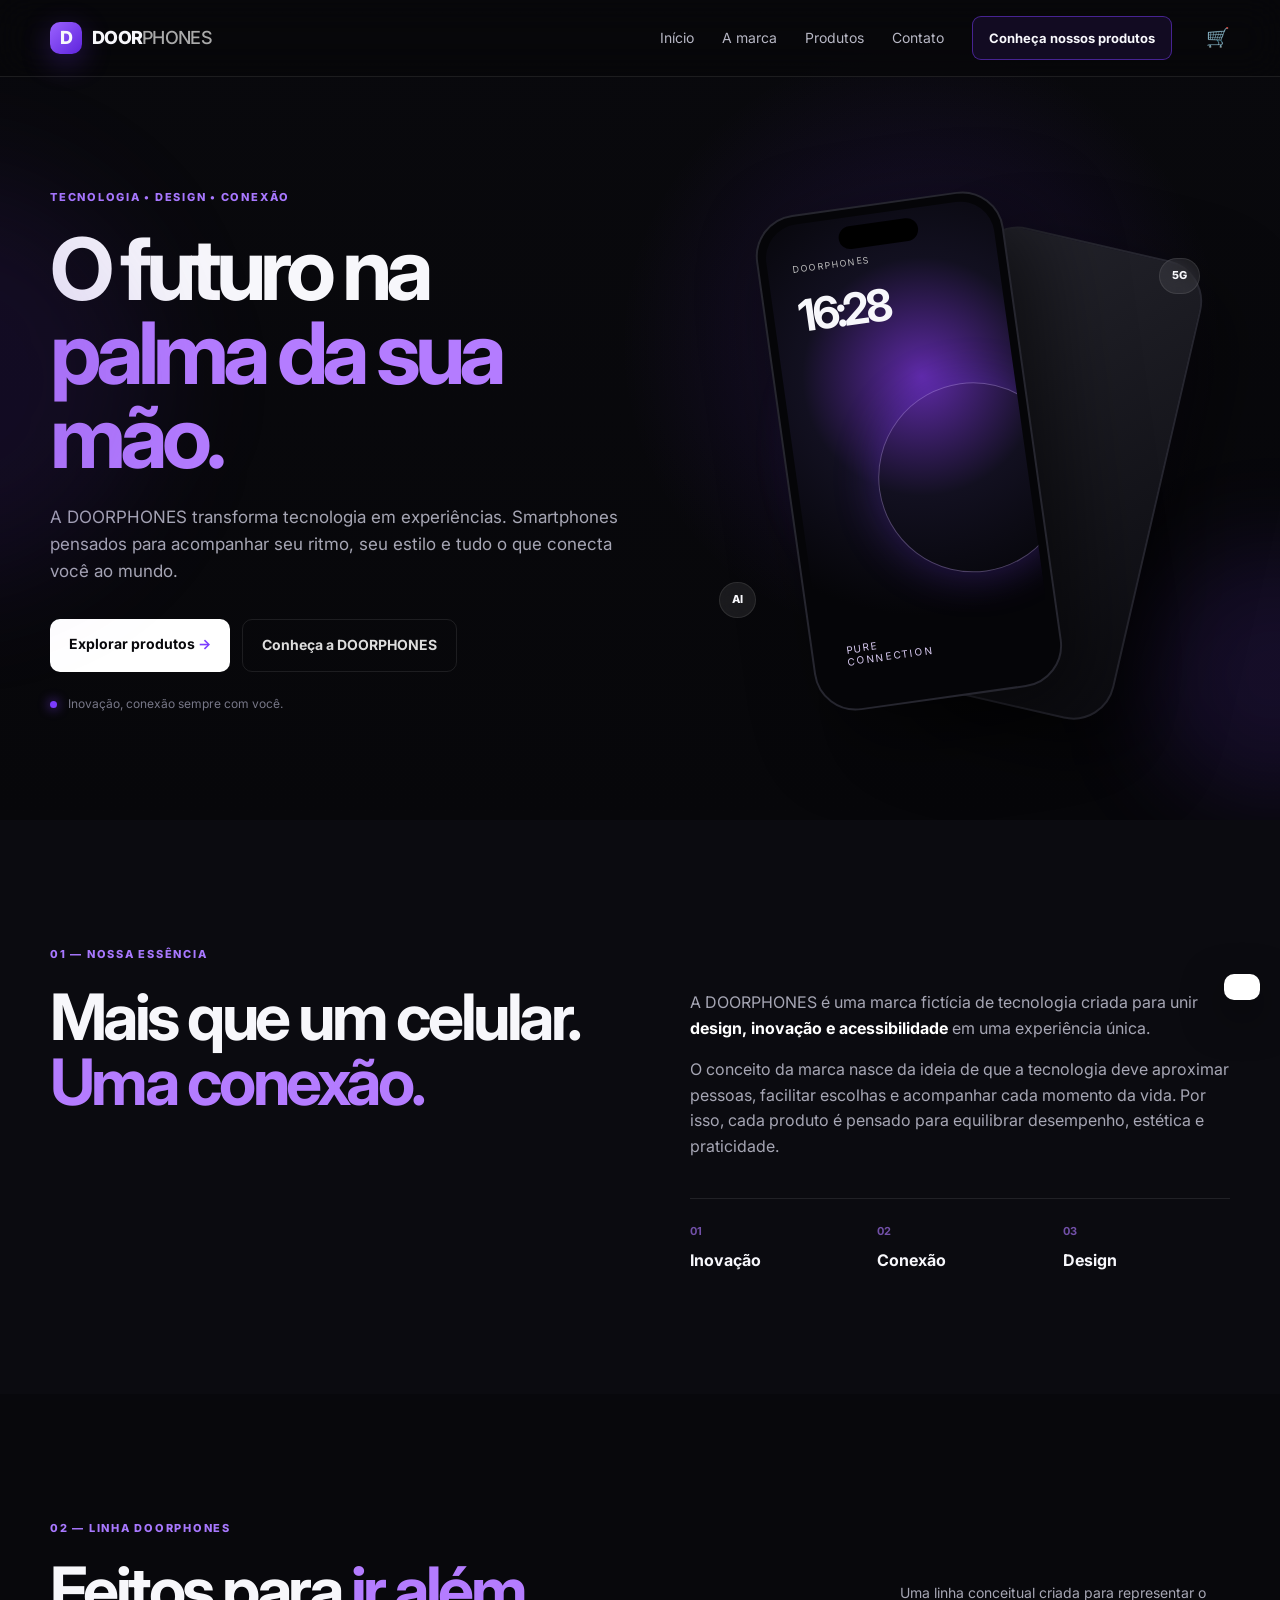
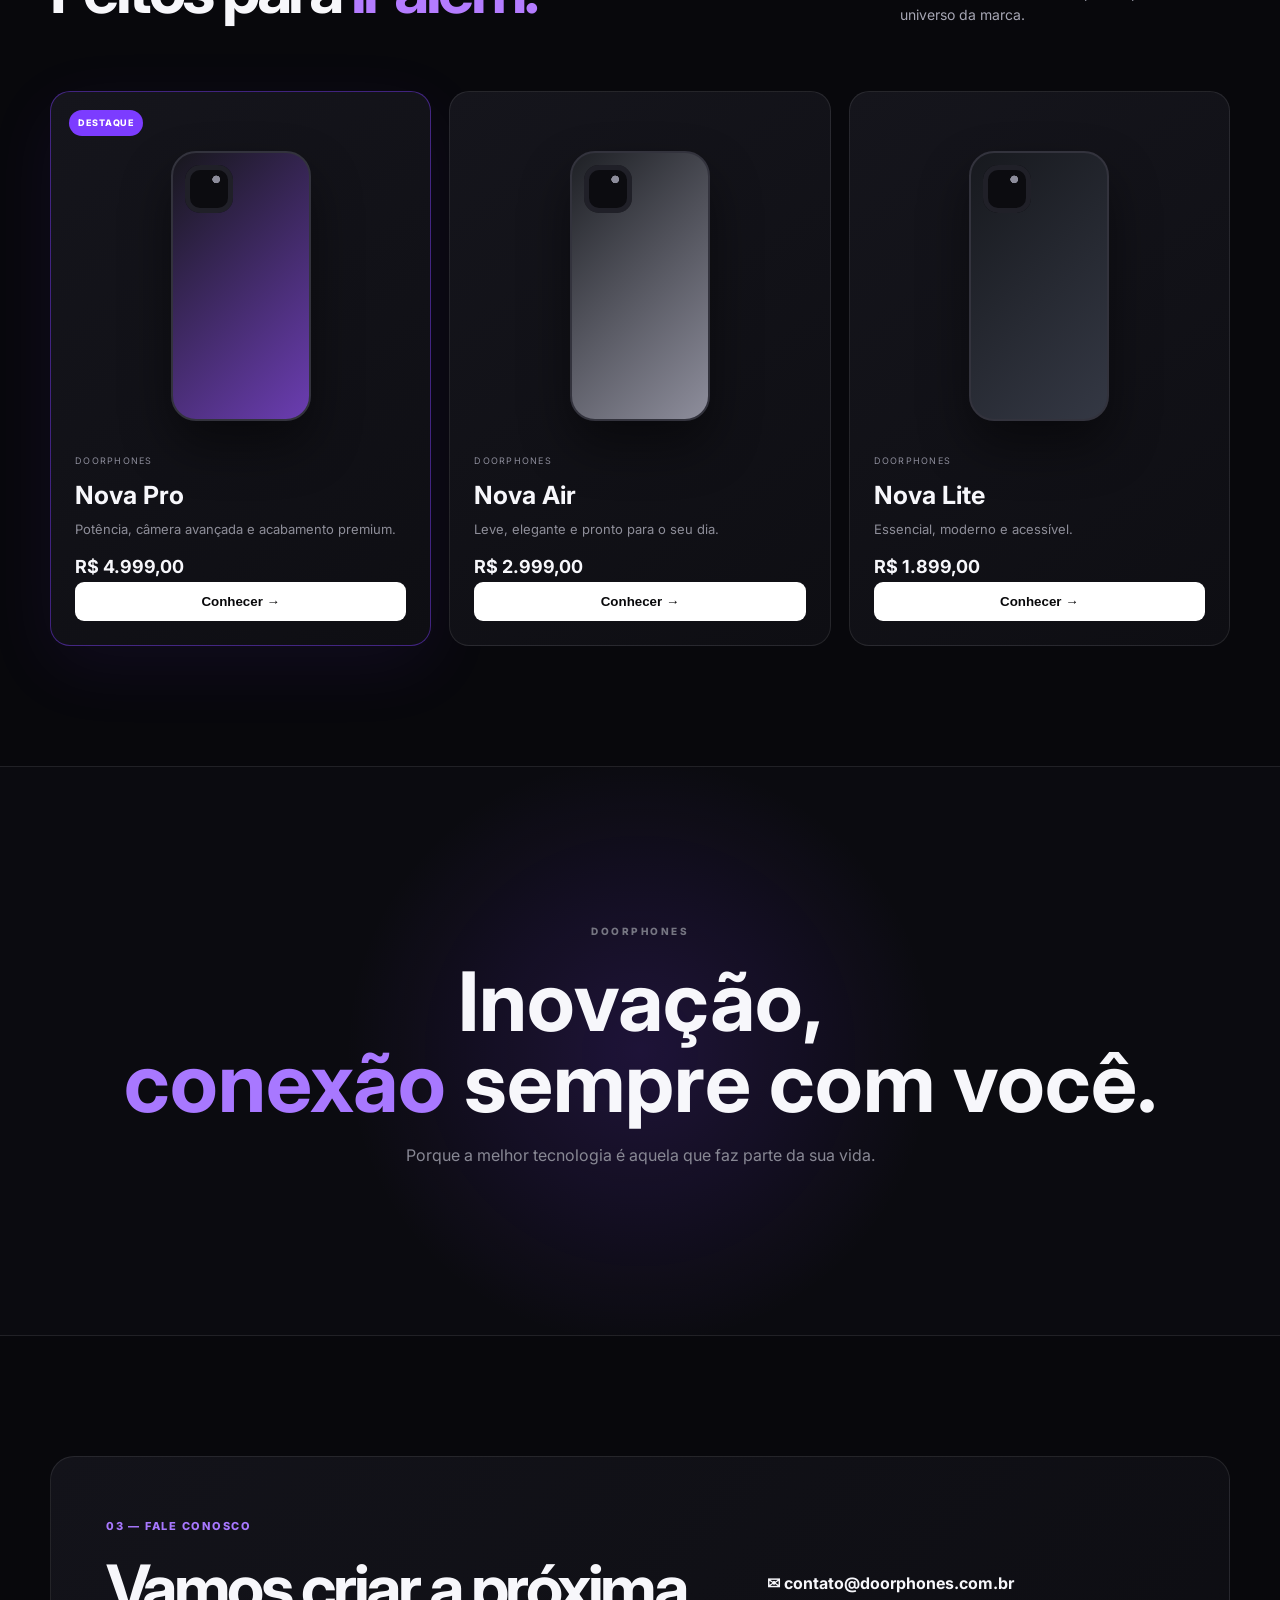
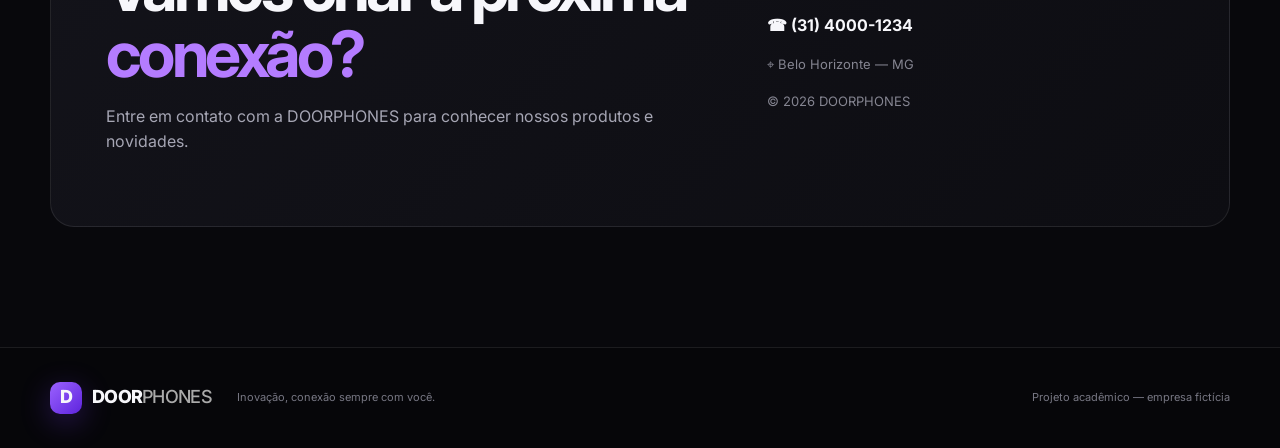
<file: index.html>
<!DOCTYPE html>
<html lang="pt-BR">
<head>
  <meta charset="UTF-8">
  <meta name="viewport" content="width=device-width, initial-scale=1.0">
  <meta name="description" content="DOORPHONES — tecnologia, inovação e conexão sempre com você.">
  <title>DOORPHONES | Inovação, conexão sempre com você</title>
  <link rel="preconnect" href="https://fonts.googleapis.com">
  <link rel="preconnect" href="https://fonts.gstatic.com" crossorigin>
  <link href="https://fonts.googleapis.com/css2?family=Inter:wght@400;500;600;700;800&display=swap" rel="stylesheet">
  <link rel="stylesheet" href="style.css">
</head>
<body>
  <header class="header">
    <div class="container nav">
      <a href="#inicio" class="brand"><span class="brand-mark">D</span><span>DOOR<span>PHONES</span></span></a>
      <nav id="menu" class="menu">
        <a href="#inicio">Início</a>
        <a href="#sobre">A marca</a>
        <a href="#produtos">Produtos</a>
        <a href="#contato">Contato</a>
      </nav>
      <a class="nav-button" href="#produtos">Conheça nossos produtos</a>
      <a href="cart.html" class="cart-icon" aria-label="Carrinho">🛒<span class="cart-count">0</span></a>
      <button class="menu-toggle" aria-label="Abrir menu">☰</button>
    </div>
  </header>

  <main>
    <section id="inicio" class="hero">
      <div class="hero-glow glow-one"></div>
      <div class="hero-glow glow-two"></div>
      <div class="container hero-grid">
        <div class="hero-copy">
          <span class="eyebrow">TECNOLOGIA • DESIGN • CONEXÃO</span>
          <h1>O futuro na<br><span>palma da sua mão.</span></h1>
          <p>A DOORPHONES transforma tecnologia em experiências. Smartphones pensados para acompanhar seu ritmo, seu estilo e tudo o que conecta você ao mundo.</p>
          <div class="hero-actions">
            <a class="button primary" href="#produtos">Explorar produtos <span>→</span></a>
            <a class="button secondary" href="#sobre">Conheça a DOORPHONES</a>
          </div>
          <div class="hero-info"><span class="dot"></span> Inovação, conexão sempre com você.</div>
        </div>
        <div class="phone-stage" aria-label="Representação de smartphone DOORPHONES">
          <div class="orb orb-a"></div><div class="orb orb-b"></div>
          <div class="phone phone-back"><div class="camera"></div></div>
          <div class="phone phone-front">
            <div class="dynamic-island"></div>
            <div class="screen">
              <small>DOORPHONES</small>
              <strong>16:28</strong>
              <div class="screen-orbit"></div>
              <div class="screen-label">PURE<br>CONNECTION</div>
            </div>
          </div>
          <span class="floating-chip chip-one">5G</span><span class="floating-chip chip-two">AI</span>
        </div>
      </div>
    </section>

    <section id="sobre" class="section about">
      <div class="container two-col">
        <div>
          <span class="section-tag">01 — NOSSA ESSÊNCIA</span>
          <h2>Mais que um celular.<br><span>Uma conexão.</span></h2>
        </div>
        <div class="about-text">
          <p>A DOORPHONES é uma marca fictícia de tecnologia criada para unir <strong>design, inovação e acessibilidade</strong> em uma experiência única.</p>
          <p>O conceito da marca nasce da ideia de que a tecnologia deve aproximar pessoas, facilitar escolhas e acompanhar cada momento da vida. Por isso, cada produto é pensado para equilibrar desempenho, estética e praticidade.</p>
          <div class="values"><div><b>01</b><span>Inovação</span></div><div><b>02</b><span>Conexão</span></div><div><b>03</b><span>Design</span></div></div>
        </div>
      </div>
    </section>

    <section id="produtos" class="section products">
      <div class="container">
        <div class="section-head">
          <div><span class="section-tag">02 — LINHA DOORPHONES</span><h2>Feitos para <span>ir além.</span></h2></div>
          <p>Uma linha conceitual criada para representar o universo da marca.</p>
        </div>
        <div class="product-grid">
          <article class="product-card featured"><span class="badge">DESTAQUE</span><div class="mini-phone mini-pro"><div class="mini-camera"></div></div><div class="product-meta"><span>DOORPHONES</span><h3>Nova Pro</h3><p>Potência, câmera avançada e acabamento premium.</p><strong>R$ 4.999,00</strong></div><button class="product-button" data-id="nova-pro" data-product="Nova Pro" data-price="4999.00">Conhecer →</button></article>
          <article class="product-card"><div class="mini-phone mini-air"><div class="mini-camera"></div></div><div class="product-meta"><span>DOORPHONES</span><h3>Nova Air</h3><p>Leve, elegante e pronto para o seu dia.</p><strong>R$ 2.999,00</strong></div><button class="product-button" data-id="nova-air" data-product="Nova Air" data-price="2999.00">Conhecer →</button></article>
          <article class="product-card"><div class="mini-phone mini-lite"><div class="mini-camera"></div></div><div class="product-meta"><span>DOORPHONES</span><h3>Nova Lite</h3><p>Essencial, moderno e acessível.</p><strong>R$ 1.899,00</strong></div><button class="product-button" data-id="nova-lite" data-product="Nova Lite" data-price="1899.00">Conhecer →</button></article>
        </div>
      </div>
    </section>

    <section class="manifesto">
      <div class="container manifesto-inner"><span>DOORPHONES</span><h2>Inovação,<br><em>conexão</em> sempre com você.</h2><p>Porque a melhor tecnologia é aquela que faz parte da sua vida.</p></div>
    </section>

    <section id="contato" class="section contact">
      <div class="container contact-box">
        <div><span class="section-tag">03 — FALE CONOSCO</span><h2>Vamos criar a próxima <span>conexão?</span></h2><p>Entre em contato com a DOORPHONES para conhecer nossos produtos e novidades.</p></div>
        <div class="contact-data"><a href="mailto:contato@doorphones.com.br">✉ contato@doorphones.com.br</a><a href="tel:+553140001234">☎ (31) 4000-1234</a><span>⌖ Belo Horizonte — MG</span><span>© 2026 DOORPHONES</span></div>
      </div>
    </section>
  </main>

  <footer><div class="container footer-inner"><a href="#inicio" class="brand"><span class="brand-mark">D</span><span>DOOR<span>PHONES</span></span></a><p>Inovação, conexão sempre com você.</p><small>Projeto acadêmico — empresa fictícia</small></div></footer>
  <div id="toast" class="toast"></div>
  <script src="cart.js"></script>
  <script src="script.js"></script>
</body>
</html>
</file>
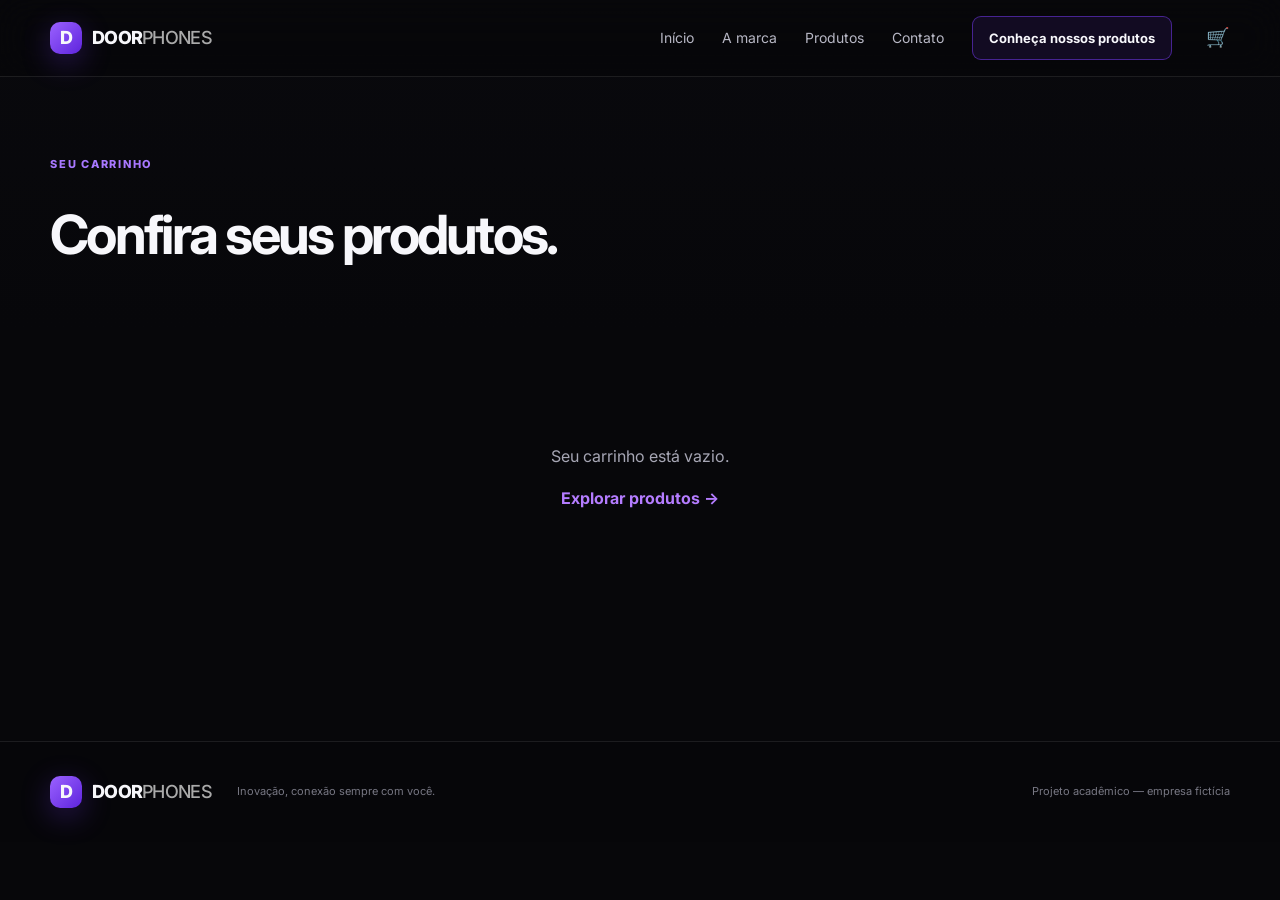
<file: cart.html>
<!DOCTYPE html>
<html lang="pt-BR">
<head>
  <meta charset="UTF-8">
  <meta name="viewport" content="width=device-width, initial-scale=1.0">
  <title>Carrinho | DOORPHONES</title>
  <link rel="preconnect" href="https://fonts.googleapis.com">
  <link rel="preconnect" href="https://fonts.gstatic.com" crossorigin>
  <link href="https://fonts.googleapis.com/css2?family=Inter:wght@400;500;600;700;800&display=swap" rel="stylesheet">
  <link rel="stylesheet" href="style.css">
</head>
<body>
  <header class="header">
    <div class="container nav">
      <a href="index.html#inicio" class="brand"><span class="brand-mark">D</span><span>DOOR<span>PHONES</span></span></a>
      <nav id="menu" class="menu">
        <a href="index.html#inicio">Início</a>
        <a href="index.html#sobre">A marca</a>
        <a href="index.html#produtos">Produtos</a>
        <a href="index.html#contato">Contato</a>
      </nav>
      <a class="nav-button" href="index.html#produtos">Conheça nossos produtos</a>
      <a href="cart.html" class="cart-icon" aria-label="Carrinho">🛒<span class="cart-count">0</span></a>
      <button class="menu-toggle" aria-label="Abrir menu">☰</button>
    </div>
  </header>

  <main>
    <section class="page-hero">
      <div class="container">
        <span class="section-tag">SEU CARRINHO</span>
        <h1>Confira seus <span>produtos.</span></h1>
      </div>
    </section>

    <section class="section cart-page">
      <div class="container">
        <div id="cart-empty" class="cart-empty" style="display:none">
          <p>Seu carrinho está vazio.</p>
          <a href="index.html#produtos">Explorar produtos →</a>
        </div>

        <div id="cart-items" class="cart-list"></div>

        <div id="cart-summary" class="cart-summary" style="display:none">
          <span>Total: <strong id="cart-total">R$ 0,00</strong></span>
          <a class="button primary" href="checkout.html">Ir para pagamento →</a>
        </div>
      </div>
    </section>
  </main>

  <footer>
    <div class="container footer-inner">
      <a href="index.html#inicio" class="brand"><span class="brand-mark">D</span><span>DOOR<span>PHONES</span></span></a>
      <p>Inovação, conexão sempre com você.</p>
      <small>Projeto acadêmico — empresa fictícia</small>
    </div>
  </footer>

  <div id="toast" class="toast"></div>
  <script src="cart.js"></script>
  <script src="script.js"></script>
  <script>
    function renderCart() {
      const cart = getCart();
      const container = document.getElementById('cart-items');
      const emptyMsg = document.getElementById('cart-empty');
      const summary = document.getElementById('cart-summary');

      if (cart.length === 0) {
        container.innerHTML = '';
        emptyMsg.style.display = 'block';
        summary.style.display = 'none';
        return;
      }

      emptyMsg.style.display = 'none';
      summary.style.display = 'flex';

      container.innerHTML = cart.map(item => `
        <div class="cart-item">
          <div class="cart-item-info">
            <span class="cart-item-name">${item.name}</span>
            <span class="cart-item-price">${formatBRL(item.price)} / un.</span>
          </div>
          <div class="cart-item-qty">
            <button onclick="changeQty('${item.id}', -1)" aria-label="Diminuir">−</button>
            <span>${item.qty}</span>
            <button onclick="changeQty('${item.id}', 1)" aria-label="Aumentar">+</button>
          </div>
          <div class="cart-item-total">${formatBRL(item.price * item.qty)}</div>
          <button class="cart-item-remove" onclick="removeFromCart('${item.id}')" aria-label="Remover">✕</button>
        </div>
      `).join('');

      document.getElementById('cart-total').textContent = formatBRL(cartTotal());
    }

    document.addEventListener('DOMContentLoaded', renderCart);
  </script>
</body>
</html>
</file>
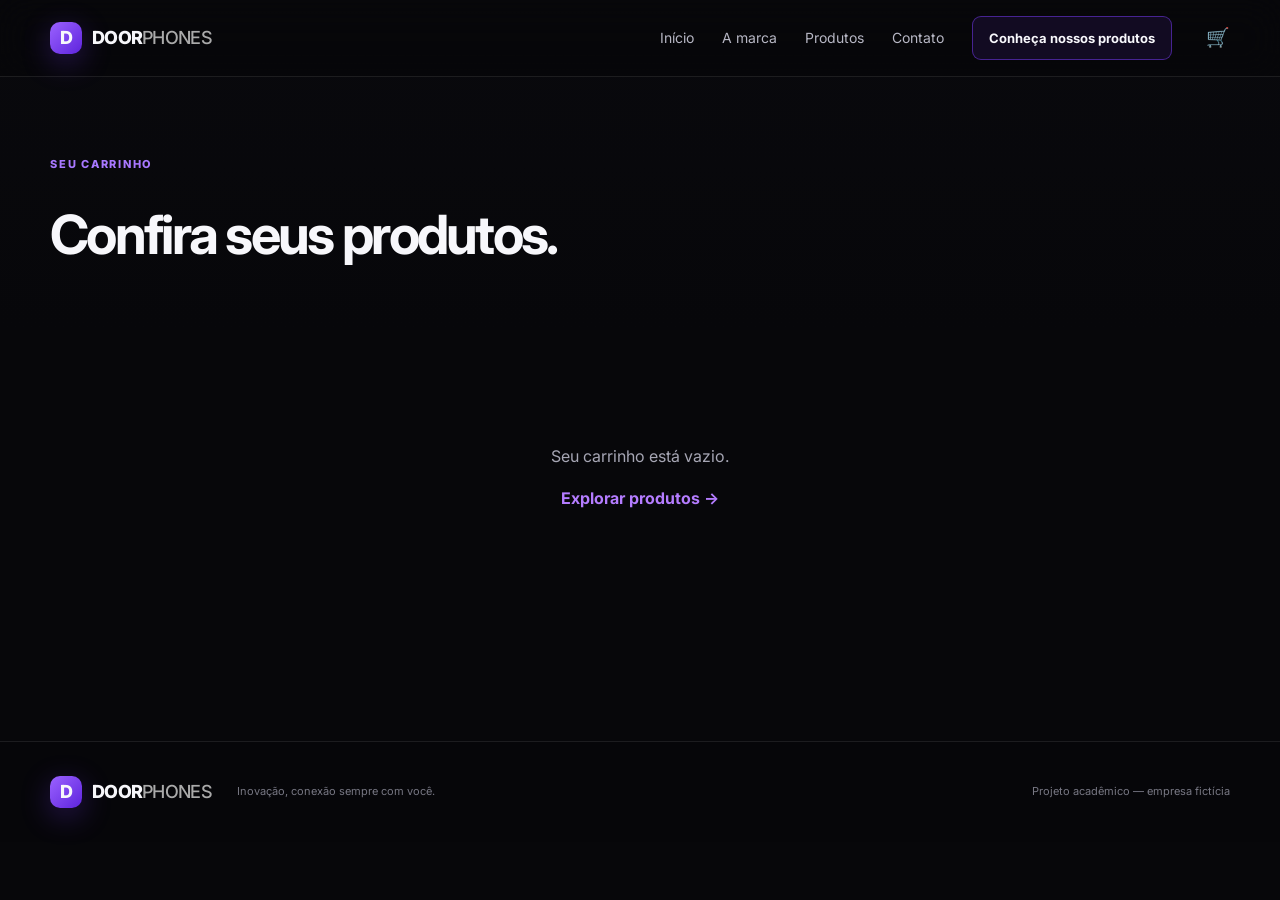
<file: checkout.html>
<!DOCTYPE html>
<html lang="pt-BR">
<head>
  <meta charset="UTF-8">
  <meta name="viewport" content="width=device-width, initial-scale=1.0">
  <title>Checkout | DOORPHONES</title>
  <link rel="preconnect" href="https://fonts.googleapis.com">
  <link rel="preconnect" href="https://fonts.gstatic.com" crossorigin>
  <link href="https://fonts.googleapis.com/css2?family=Inter:wght@400;500;600;700;800&display=swap" rel="stylesheet">
  <link rel="stylesheet" href="style.css">
</head>
<body>
  <header class="header">
    <div class="container nav">
      <a href="index.html#inicio" class="brand"><span class="brand-mark">D</span><span>DOOR<span>PHONES</span></span></a>
      <nav id="menu" class="menu">
        <a href="index.html#inicio">Início</a>
        <a href="index.html#sobre">A marca</a>
        <a href="index.html#produtos">Produtos</a>
        <a href="index.html#contato">Contato</a>
      </nav>
      <a class="nav-button" href="index.html#produtos">Conheça nossos produtos</a>
      <a href="cart.html" class="cart-icon" aria-label="Carrinho">🛒<span class="cart-count">0</span></a>
      <button class="menu-toggle" aria-label="Abrir menu">☰</button>
    </div>
  </header>

  <main>
    <section class="page-hero">
      <div class="container">
        <span class="section-tag">FINALIZAR COMPRA</span>
        <h1>Quase lá.<br><span>Só falta confirmar.</span></h1>
      </div>
    </section>

    <section class="section" style="padding-top:20px">
      <div class="container">

        <div id="checkout-form-view" class="checkout-grid">
          <form id="checkout-form" class="checkout-form">
            <span class="section-tag" style="margin-bottom:4px">DADOS DE ENTREGA</span>

            <div class="form-row">
              <div class="form-group">
                <label for="nome">Nome completo</label>
                <input id="nome" type="text" required>
              </div>
              <div class="form-group">
                <label for="email">E-mail</label>
                <input id="email" type="email" required>
              </div>
            </div>

            <div class="form-row">
              <div class="form-group">
                <label for="cep">CEP</label>
                <input id="cep" type="text" required>
              </div>
              <div class="form-group">
                <label for="telefone">Telefone</label>
                <input id="telefone" type="tel" required>
              </div>
            </div>

            <div class="form-group">
              <label for="endereco">Endereço</label>
              <input id="endereco" type="text" required>
            </div>

            <div class="form-row">
              <div class="form-group">
                <label for="cidade">Cidade</label>
                <input id="cidade" type="text" required>
              </div>
              <div class="form-group">
                <label for="estado">Estado</label>
                <input id="estado" type="text" maxlength="2" placeholder="MG" required>
              </div>
            </div>

            <span class="section-tag" style="margin:14px 0 4px">FORMA DE PAGAMENTO</span>

            <div class="payment-options">
              <label class="payment-option"><input type="radio" name="pagamento" value="pix" checked> Pix</label>
              <label class="payment-option"><input type="radio" name="pagamento" value="cartao"> Cartão de crédito</label>
              <label class="payment-option"><input type="radio" name="pagamento" value="boleto"> Boleto</label>
            </div>

            <button type="submit" class="button primary" style="margin-top:10px">Finalizar pedido →</button>
          </form>

          <aside class="checkout-summary">
            <span class="section-tag">RESUMO DO PEDIDO</span>
            <div id="checkout-items" style="margin-top:16px"></div>
            <div class="checkout-total-row">
              <span>Total</span>
              <strong id="checkout-total">R$ 0,00</strong>
            </div>
          </aside>
        </div>

        <div id="checkout-success" class="checkout-success" style="display:none">
          <span class="section-tag">PEDIDO CONFIRMADO</span>
          <h2>Obrigado pela sua compra! ✦</h2>
          <p>Este é um projeto acadêmico — nenhum pagamento real foi processado.</p>
          <a class="button primary" href="index.html#inicio" style="margin-top:20px;display:inline-block">Voltar ao início</a>
        </div>

      </div>
    </section>
  </main>

  <footer>
    <div class="container footer-inner">
      <a href="index.html#inicio" class="brand"><span class="brand-mark">D</span><span>DOOR<span>PHONES</span></span></a>
      <p>Inovação, conexão sempre com você.</p>
      <small>Projeto acadêmico — empresa fictícia</small>
    </div>
  </footer>

  <div id="toast" class="toast"></div>
  <script src="cart.js"></script>
  <script src="script.js"></script>
  <script>
    function renderCheckoutSummary() {
      const cart = getCart();
      const list = document.getElementById('checkout-items');
      if (!list) return;

      if (cart.length === 0) {
        window.location.href = 'cart.html';
        return;
      }

      list.innerHTML = cart.map(item => `
        <div class="checkout-line">
          <span>${item.qty}x ${item.name}</span>
          <span>${formatBRL(item.price * item.qty)}</span>
        </div>
      `).join('');

      document.getElementById('checkout-total').textContent = formatBRL(cartTotal());
    }

    document.addEventListener('DOMContentLoaded', renderCheckoutSummary);

    document.getElementById('checkout-form')?.addEventListener('submit', (e) => {
      e.preventDefault();
      document.getElementById('checkout-form-view').style.display = 'none';
      document.getElementById('checkout-success').style.display = 'block';
      localStorage.removeItem(CART_KEY);
      updateCartCount();
    });
  </script>
</body>
</html>
</file>
<file: style.css>
:root{--bg:#07070a;--panel:#101016;--panel2:#15151d;--text:#f7f7fb;--muted:#a6a6b4;--accent:#7c3cff;--accent2:#b47cff;--line:rgba(255,255,255,.09);--max:1180px}*{box-sizing:border-box}html{scroll-behavior:smooth}body{margin:0;background:var(--bg);color:var(--text);font-family:Inter,Arial,sans-serif;line-height:1.6}a{text-decoration:none;color:inherit}.container{width:min(var(--max),calc(100% - 40px));margin:auto}.header{position:fixed;z-index:20;top:0;left:0;right:0;background:rgba(7,7,10,.76);backdrop-filter:blur(18px);border-bottom:1px solid var(--line)}.nav{height:76px;display:flex;align-items:center;gap:28px}.brand{display:flex;align-items:center;gap:10px;font-weight:800;letter-spacing:-.04em;font-size:18px}.brand>span:last-child>span{font-weight:500;color:#aaa}.brand-mark{display:grid;place-items:center;width:32px;height:32px;border-radius:10px;background:linear-gradient(135deg,#9b62ff,#5e24dd);font-size:18px;box-shadow:0 8px 30px rgba(124,60,255,.3)}.menu{display:flex;gap:28px;margin-left:auto}.menu a{color:#b7b7c4;font-size:14px;transition:.2s}.menu a:hover{color:#fff}.nav-button{font-size:13px;font-weight:700;padding:11px 16px;border:1px solid rgba(124,60,255,.5);border-radius:9px;background:rgba(124,60,255,.1)}.menu-toggle{display:none;background:none;border:0;color:#fff;font-size:23px}.hero{min-height:820px;position:relative;overflow:hidden;padding-top:76px;background:radial-gradient(circle at 72% 42%,rgba(124,60,255,.17),transparent 29%),linear-gradient(180deg,#09090d,#07070a)}.hero-grid{min-height:744px;display:grid;grid-template-columns:1.05fr .95fr;align-items:center;gap:40px}.eyebrow,.section-tag{color:#a878ff;font-size:11px;letter-spacing:.16em;font-weight:800}.hero h1{font-size:clamp(50px,7vw,86px);line-height:.98;letter-spacing:-.07em;margin:18px 0 24px}.hero h1 span,h2 span{color:var(--accent2)}.hero-copy p{color:var(--muted);font-size:17px;max-width:590px}.hero-actions{display:flex;gap:12px;margin:34px 0 22px;flex-wrap:wrap}.button{padding:14px 19px;border-radius:10px;font-size:14px;font-weight:700}.button.primary{background:#fff;color:#08080b}.button.primary span{color:var(--accent)}.button.secondary{border:1px solid var(--line);color:#ddd}.hero-info{font-size:12px;color:#777787}.dot{display:inline-block;width:7px;height:7px;background:#7c3cff;border-radius:50%;margin-right:8px;box-shadow:0 0 12px #7c3cff}.phone-stage{height:580px;position:relative;display:grid;place-items:center}.orb{position:absolute;border-radius:50%;filter:blur(3px)}.orb-a{width:430px;height:430px;background:radial-gradient(circle,rgba(124,60,255,.28),transparent 67%)}.orb-b{width:170px;height:170px;background:rgba(180,124,255,.09);filter:blur(35px)}.phone{position:absolute;border:2px solid #26262f;border-radius:42px;background:#111118;box-shadow:25px 30px 80px rgba(0,0,0,.55)}.phone-back{width:230px;height:470px;transform:rotate(13deg) translate(90px,5px);background:linear-gradient(135deg,#24242c,#0c0c11)}.phone-front{width:250px;height:500px;z-index:2;transform:rotate(-8deg) translate(-50px,-4px);padding:8px;background:#050508}.screen{height:100%;border-radius:34px;overflow:hidden;position:relative;background:radial-gradient(circle at 60% 35%,#5e2aa6,#121020 35%,#050508 70%);padding:30px 25px}.screen small{font-size:9px;letter-spacing:.14em;color:#bbb}.screen strong{position:absolute;top:56px;left:25px;font-size:44px;letter-spacing:-.08em}.dynamic-island{position:absolute;z-index:3;top:17px;left:50%;transform:translateX(-50%);width:80px;height:23px;border-radius:30px;background:#000}.screen-orbit{position:absolute;width:190px;height:190px;border:1px solid rgba(200,170,255,.35);border-radius:50%;right:-40px;top:180px;box-shadow:0 0 45px rgba(124,60,255,.3)}.screen-label{position:absolute;bottom:34px;left:25px;font-size:10px;line-height:1.2;letter-spacing:.18em;color:#d7c9ef}.floating-chip{position:absolute;z-index:5;padding:8px 12px;border-radius:30px;background:rgba(255,255,255,.08);border:1px solid var(--line);backdrop-filter:blur(10px);font-size:11px;font-weight:800}.chip-one{top:100px;right:30px}.chip-two{bottom:120px;left:30px}.section{padding:120px 0}.two-col{display:grid;grid-template-columns:1fr 1fr;gap:100px}.section h2{font-size:clamp(40px,5vw,64px);line-height:1.02;letter-spacing:-.055em;margin:18px 0}.about{background:#0b0b10}.about-text{padding-top:34px}.about-text p{color:var(--muted);font-size:16px}.about-text strong{color:#fff}.values{display:grid;grid-template-columns:repeat(3,1fr);border-top:1px solid var(--line);margin-top:38px;padding-top:24px;gap:20px}.values div{display:flex;flex-direction:column;gap:8px}.values b{color:#7250a8;font-size:11px}.values span{font-weight:700}.products{background:#08080c}.section-head{display:flex;justify-content:space-between;align-items:end;gap:40px;margin-bottom:50px}.section-head>p{color:var(--muted);max-width:330px;font-size:14px}.product-grid{display:grid;grid-template-columns:repeat(3,1fr);gap:18px}.product-card{position:relative;background:linear-gradient(145deg,#15151c,#0e0e13);border:1px solid var(--line);border-radius:20px;padding:24px;min-height:540px;display:flex;flex-direction:column;overflow:hidden}.product-card.featured{border-color:rgba(124,60,255,.45);box-shadow:0 20px 70px rgba(124,60,255,.08)}.badge{position:absolute;top:18px;left:18px;background:#7c3cff;color:white;border-radius:30px;padding:6px 9px;font-size:9px;font-weight:800;letter-spacing:.1em}.mini-phone{height:270px;width:140px;border-radius:25px;background:#25252d;margin:35px auto 25px;position:relative;box-shadow:0 25px 50px rgba(0,0,0,.45);border:2px solid #33333d}.mini-pro{background:linear-gradient(135deg,#17171c,#6b3db2)}.mini-air{background:linear-gradient(135deg,#1e2025,#8e8e9c)}.mini-lite{background:linear-gradient(135deg,#17191e,#343844)}.mini-camera{width:48px;height:48px;border-radius:15px;background:radial-gradient(circle at 65% 30%,#8d8d9b 0 8%,transparent 9%),#0c0c10;margin:12px;box-shadow:inset 0 0 0 5px #202028}.product-meta span{font-size:9px;color:#8c8c9a;letter-spacing:.14em}.product-meta h3{font-size:25px;margin:4px 0}.product-meta p{color:#8e8e99;font-size:13px;margin:0 0 13px}.product-meta strong{font-size:18px}.product-button{margin-top:auto;border:0;background:#fff;color:#08080a;padding:12px;border-radius:9px;font-weight:800;cursor:pointer}.manifesto{padding:150px 0;background:radial-gradient(circle at center,rgba(124,60,255,.17),transparent 42%),#0b0b10;text-align:center;border-top:1px solid var(--line);border-bottom:1px solid var(--line)}.manifesto-inner>span{font-size:10px;letter-spacing:.25em;color:#767682;font-weight:800}.manifesto h2{font-size:clamp(45px,7vw,82px);margin:20px 0;line-height:.98}.manifesto em{font-style:normal;color:#a878ff}.manifesto p{color:#888894}.contact{background:#08080c}.contact-box{display:grid;grid-template-columns:1fr .7fr;gap:80px;padding:55px;border:1px solid var(--line);border-radius:24px;background:linear-gradient(135deg,#13131a,#0d0d12)}.contact-box p{color:var(--muted);max-width:560px}.contact-data{display:flex;flex-direction:column;justify-content:center;gap:16px}.contact-data a{font-weight:700}.contact-data span{color:#858591;font-size:13px}footer{padding:30px 0;border-top:1px solid var(--line);background:#060609}.footer-inner{display:flex;align-items:center;gap:25px}.footer-inner p,.footer-inner small{color:#777783;font-size:11px}.footer-inner small{margin-left:auto}.toast{position:fixed;right:20px;bottom:20px;background:#fff;color:#08080b;padding:13px 18px;border-radius:10px;font-size:13px;font-weight:700;transform:translateY(120px);transition:.3s;z-index:50;box-shadow:0 15px 40px #0008}.toast.show{transform:translateY(0)}.hero-glow{position:absolute;border-radius:50%;pointer-events:none}.glow-one{width:400px;height:400px;left:-250px;top:180px;background:#5f27bb22;filter:blur(60px)}.glow-two{width:250px;height:250px;right:-120px;bottom:20px;background:#7c3cff20;filter:blur(50px)}@media(max-width:850px){.menu,.nav-button{display:none}.menu-toggle{display:block;margin-left:auto}.menu.open{display:flex;position:absolute;top:76px;left:0;right:0;padding:20px;background:#0a0a0e;flex-direction:column;border-bottom:1px solid var(--line)}.hero{min-height:auto}.hero-grid{grid-template-columns:1fr;padding:80px 0}.phone-stage{height:500px}.two-col,.contact-box{grid-template-columns:1fr;gap:30px}.product-grid{grid-template-columns:1fr}.section-head{display:block}.section-head>p{margin-top:0}.footer-inner{flex-wrap:wrap}.footer-inner small{margin-left:0;width:100%}}@media(max-width:500px){.container{width:min(var(--max),calc(100% - 28px))}.hero h1{font-size:49px}.hero-copy p{font-size:15px}.phone-stage{transform:scale(.78);margin:-45px -50px}.values{gap:8px}.contact-box{padding:28px}.section{padding:85px 0}}
.cart-icon{position:relative;font-size:19px;margin-left:6px;display:flex;align-items:center}.cart-count{position:absolute;top:-8px;right:-11px;background:var(--accent);color:#fff;font-size:10px;font-weight:800;min-width:17px;height:17px;border-radius:50%;display:none;align-items:center;justify-content:center;padding:0 3px}
.page-hero{padding:150px 0 50px;background:linear-gradient(180deg,#09090d,#07070a)}.page-hero h1{font-size:clamp(36px,5vw,54px);letter-spacing:-.05em;margin:16px 0 0}
.cart-page{padding:20px 0 120px}.cart-empty{text-align:center;padding:80px 0;color:var(--muted)}.cart-empty a{color:var(--accent2);font-weight:700}
.cart-list{display:flex;flex-direction:column;gap:14px;margin-bottom:30px}
.cart-item{display:grid;grid-template-columns:1fr auto auto auto;align-items:center;gap:22px;background:var(--panel);border:1px solid var(--line);border-radius:16px;padding:18px 22px}
.cart-item-info{display:flex;flex-direction:column;gap:4px}.cart-item-name{font-weight:700}.cart-item-price{color:var(--muted);font-size:13px}
.cart-item-qty{display:flex;align-items:center;gap:12px;background:var(--panel2);border-radius:9px;padding:6px 12px}.cart-item-qty button{background:none;border:0;color:#fff;font-size:16px;cursor:pointer;width:18px}
.cart-item-total{font-weight:800;min-width:95px;text-align:right}
.cart-item-remove{background:none;border:0;color:#777787;font-size:16px;cursor:pointer}.cart-item-remove:hover{color:#ff6b6b}
.cart-summary{display:flex;justify-content:flex-end;align-items:center;gap:24px;border-top:1px solid var(--line);padding-top:24px}.cart-summary strong{font-size:22px}
.checkout-grid{display:grid;grid-template-columns:1.3fr .9fr;gap:50px;padding:10px 0 120px;align-items:start}
.checkout-form{display:flex;flex-direction:column;gap:16px}
.form-row{display:grid;grid-template-columns:1fr 1fr;gap:14px}
.form-group{display:flex;flex-direction:column;gap:6px}.form-group label{font-size:12px;color:var(--muted)}
.form-group input{background:var(--panel);border:1px solid var(--line);border-radius:9px;padding:12px 14px;color:#fff;font-family:inherit;font-size:14px}
.form-group input:focus{outline:1px solid var(--accent)}
.payment-options{display:flex;flex-direction:column;gap:10px}
.payment-option{display:flex;align-items:center;gap:10px;background:var(--panel);border:1px solid var(--line);border-radius:9px;padding:14px;font-size:14px}
.checkout-summary{background:var(--panel);border:1px solid var(--line);border-radius:16px;padding:26px;position:sticky;top:100px}
.checkout-line{display:flex;justify-content:space-between;font-size:14px;color:var(--muted);padding:8px 0;border-bottom:1px solid var(--line)}
.checkout-total-row{display:flex;justify-content:space-between;align-items:center;padding-top:18px;font-size:18px;font-weight:800}
.checkout-success{text-align:center;padding:60px 0}.checkout-success h2{margin:12px 0 8px}.checkout-success p{color:var(--muted)}
@media(max-width:850px){.checkout-grid{grid-template-columns:1fr}.cart-item{grid-template-columns:1fr;gap:10px;text-align:left}.cart-item-total,.cart-item-remove{justify-self:start}.form-row{grid-template-columns:1fr}}
</file>
